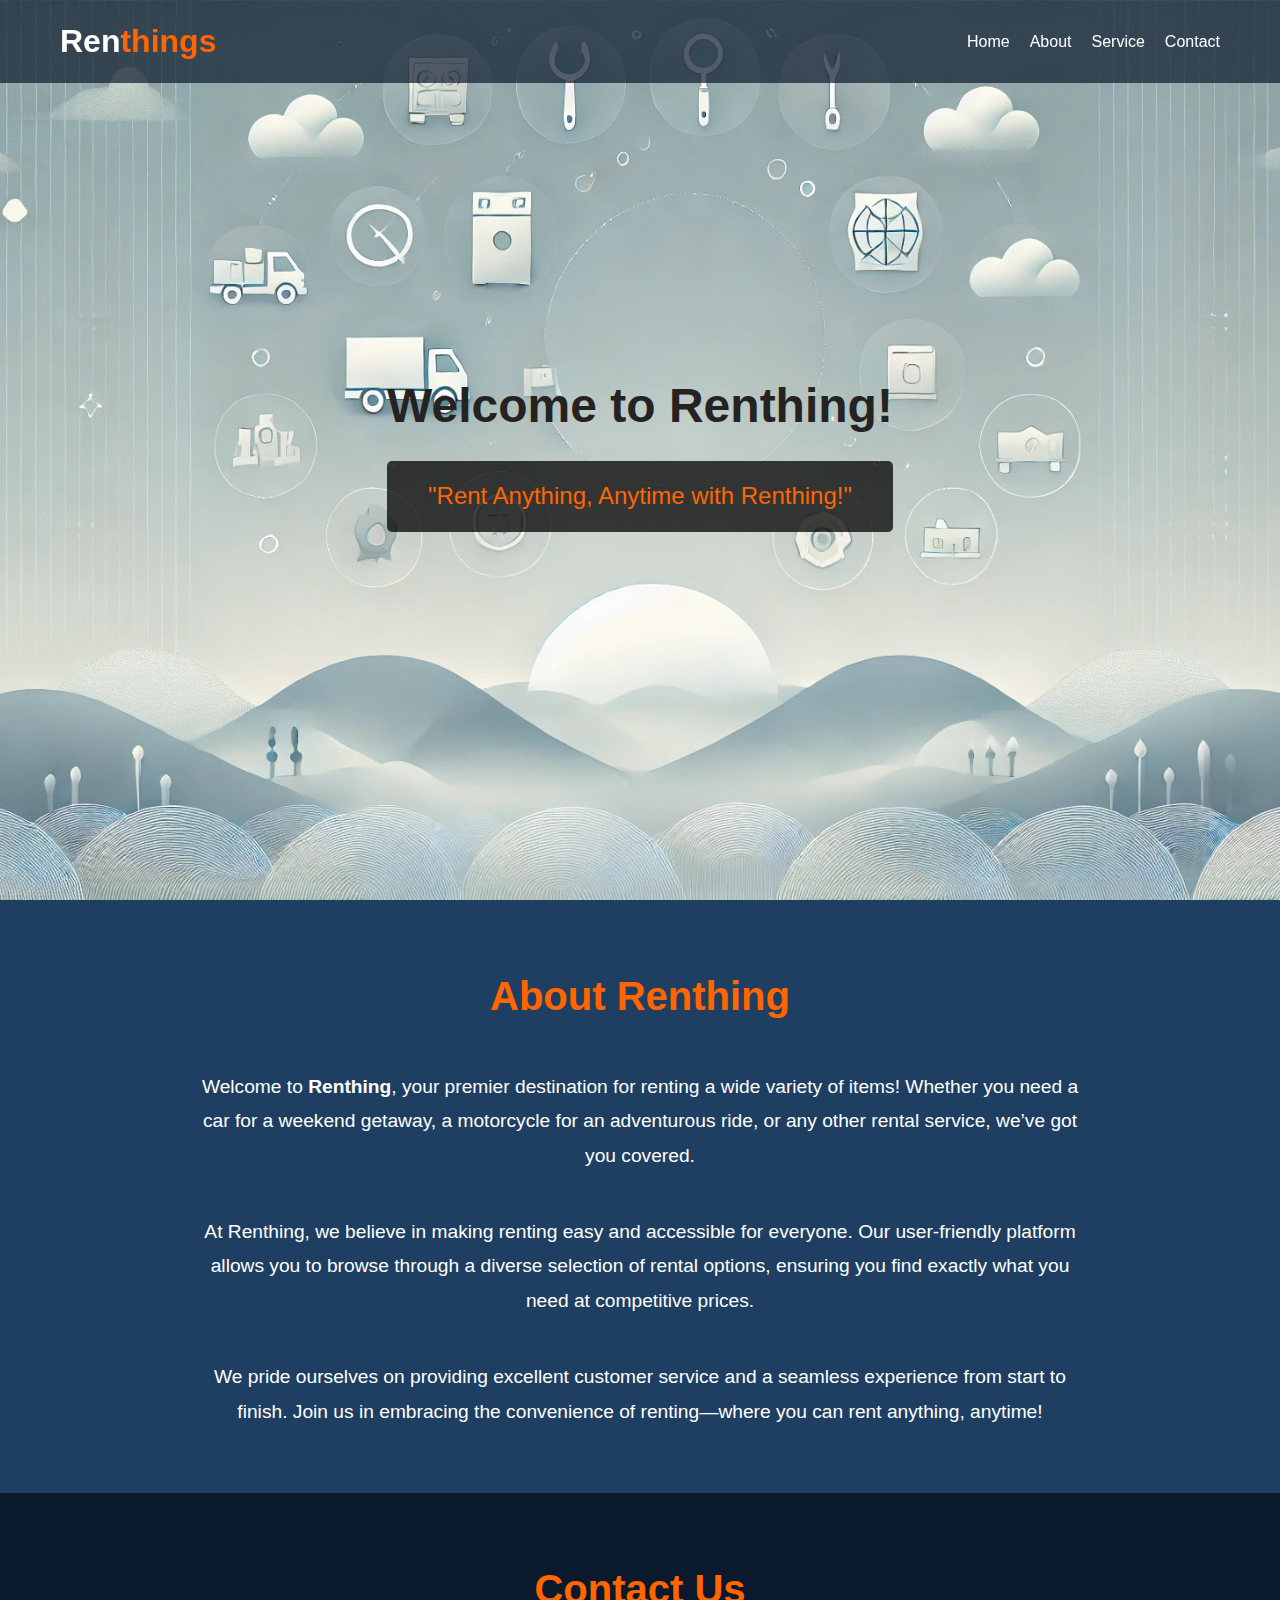
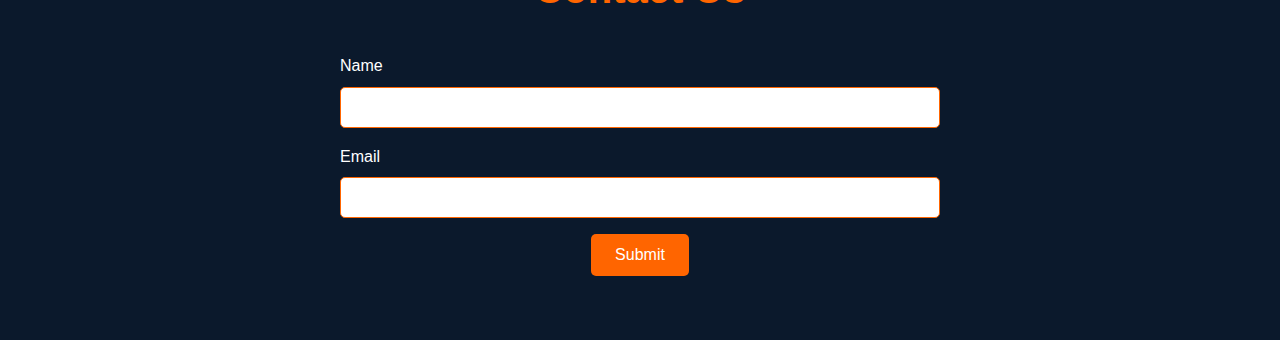
<file: index.html>
<!DOCTYPE html>
<html lang="en">
<head>
    <meta charset="UTF-8">
    <meta name="viewport" content="width=device-width, initial-scale=1.0">
    <link rel="stylesheet" href="style.css">
    <title>Website</title>
</head>
<body>
    <header>
        <nav class="navbar">
            <h1>Ren<span>things</span></h1>
            <button class="toggler" aria-label="Toggle navigation">&#9776;</button>
            <ul class="nav-link">
                <li><a href="#home">Home</a></li>
                <li><a href="#about">About</a></li>
                <li class="dropdown"><a href="#service">Service</a>
                    <ul class="dropdown-content">
                        <li><a href="date.html">Dating site</a></li>
                        <li><a href="car.html">Car Shop site</a></li>
                    </ul>
                </li>
                <li><a href="#contact">Contact</a></li>
            </ul>   
        </nav>
    </header>

    <section class="home" id="home">
        <div class="welcome-mess">
            <h1>Welcome to Renthing!</h1>
            <p>"Rent Anything, Anytime with Renthing!"</p>
        </div>
    </section>

    <section class="about-content" id="about">
        <div class="about-mess">
            <h1>About Renthing</h1>
            <br><p>Welcome to <strong>Renthing</strong>, your premier destination for renting a wide variety of items! Whether you need a car for a weekend getaway, a motorcycle for an adventurous ride, or any other rental service, we’ve got you covered.</p>
            <br><p>At Renthing, we believe in making renting easy and accessible for everyone. Our user-friendly platform allows you to browse through a diverse selection of rental options, ensuring you find exactly what you need at competitive prices.</p>
            <br><p>We pride ourselves on providing excellent customer service and a seamless experience from start to finish. Join us in embracing the convenience of renting—where you can rent anything, anytime!</p>
        </div>
    </section>

    <section class="form-section" id="contact">
        <h1>Contact Us</h1>
        <form id="contactForm">
            <label for="name">Name</label>
            <input type="text" id="name" name="name" required>
            <label for="email">Email</label>
            <input type="email" id="email" name="email" required>
            <button type="submit">Submit</button>
        </form>
    </section>

    <script>
        const toggler = document.querySelector('.toggler');
        const navLinks = document.querySelector('.nav-link');

        toggler.addEventListener('click', () => {
            navLinks.classList.toggle('active');
        });
    </script>
</body>
</html>
</file>
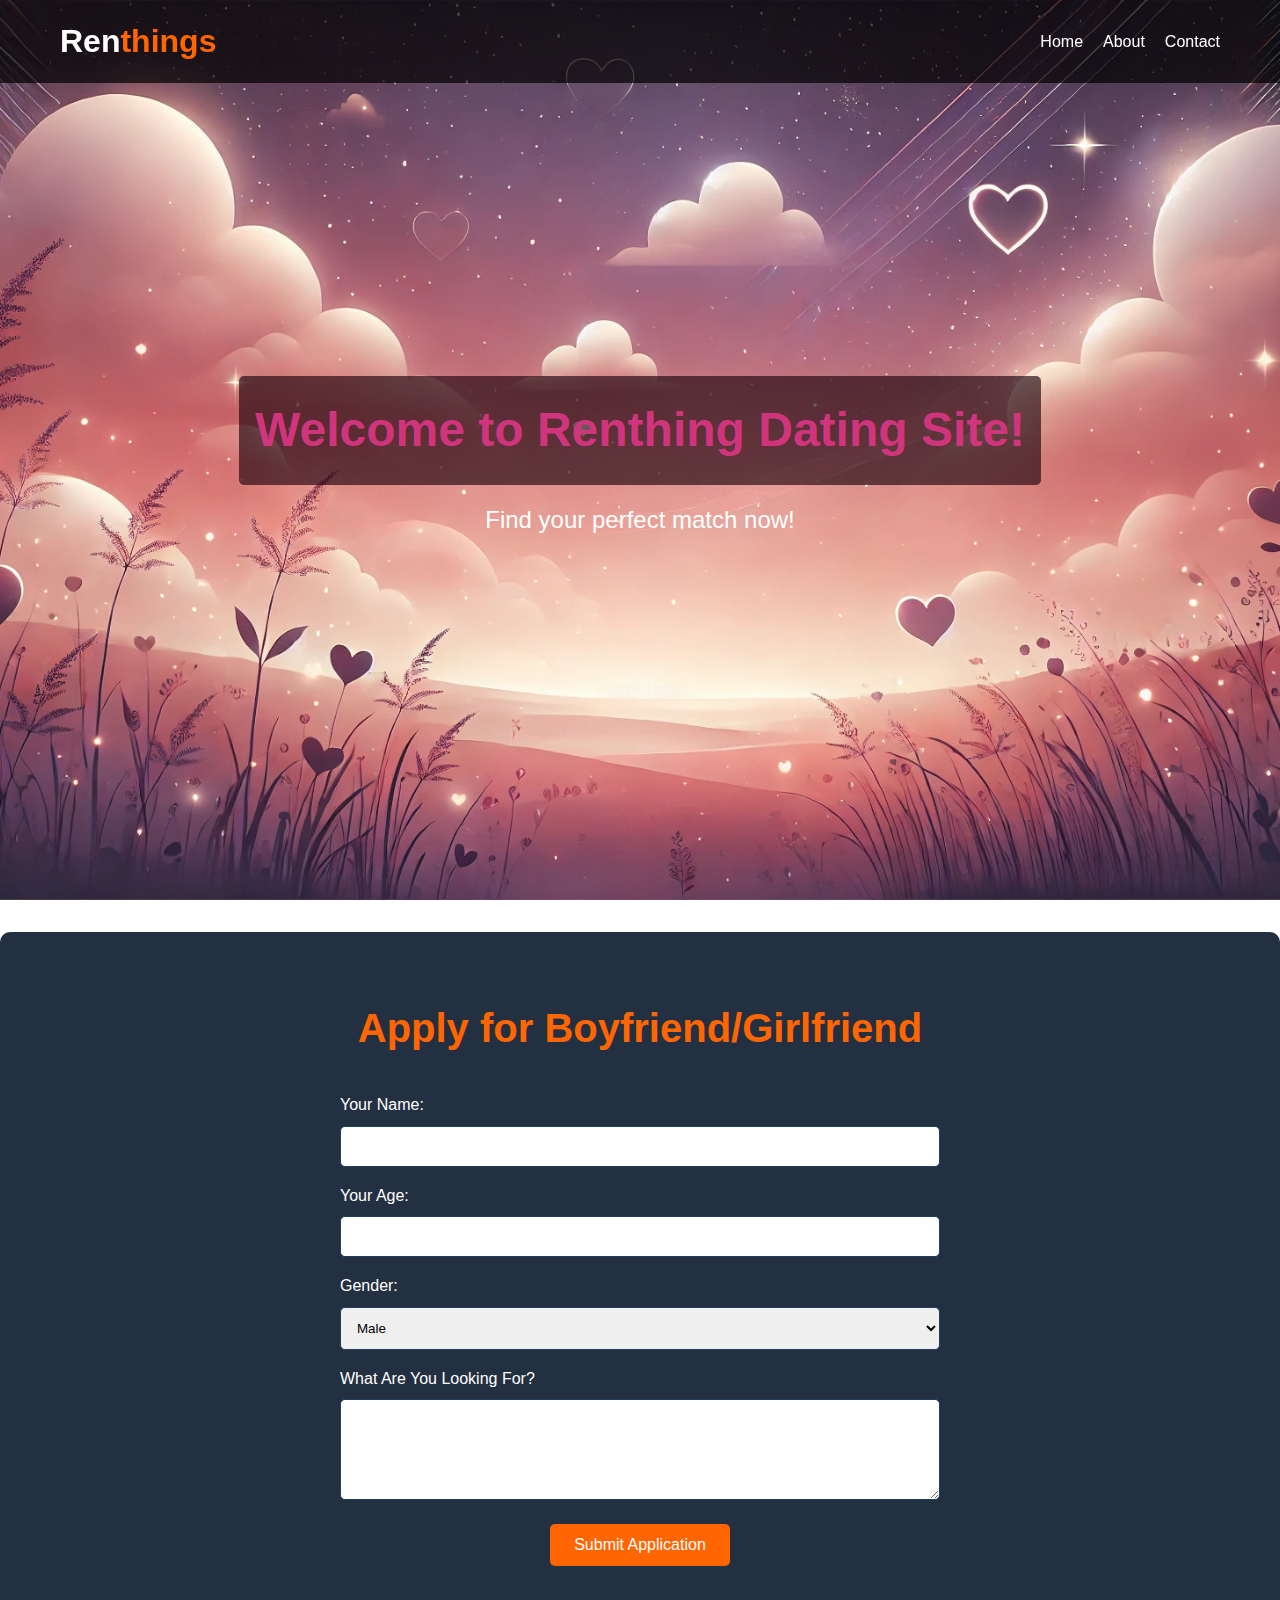
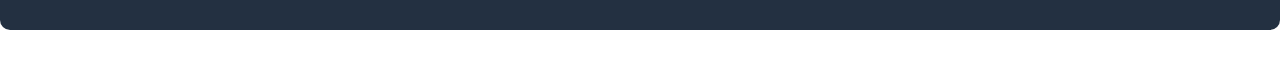
<file: date.html>
<!DOCTYPE html>
<html lang="en">
<head>
    <meta charset="UTF-8">
    <meta name="viewport" content="width=device-width, initial-scale=1.0">
    <link rel="stylesheet" href="date.css">
    <title>Dating Site</title>
</head>
<body>
    <header>
        <nav class="navbar">
            <h1>Ren<span>things</span></h1>
            <button class="toggler" aria-label="Toggle navigation">&#9776;</button>
            <ul class="nav-link">
                <li><a href="index.html#home">Home</a></li>
                <li><a href="index.html#about">About</a></li>
                <li><a href="index.html#contact">Contact</a></li>
            </ul>
        </nav>
    </header>
    
    <section class="home">
        <div class="welcome-mess">
            <h1>Welcome to Renthing Dating Site!</h1>
            <p>Find your perfect match now!</p>
        </div>
    </section>

    <section class="form-section">
        <h1>Apply for Boyfriend/Girlfriend</h1>
        <form id="application-form" action="/submit-application" method="post">
            <label for="name">Your Name:</label>
            <input type="text" id="name" name="name" required>

            <label for="age">Your Age:</label>
            <input type="number" id="age" name="age" required>

            <label for="gender">Gender:</label>
            <select id="gender" name="gender" required>
                <option value="male">Male</option>
                <option value="female">Female</option>
                <option value="other">Other</option>
            </select>

            <label for="requirements">What Are You Looking For?</label>
            <textarea id="requirements" name="requirements" rows="5" required></textarea>

            <button type="submit">Submit Application</button>
        </form>
    </section>

    <script>
        const toggler = document.querySelector('.toggler');
        const navLinks = document.querySelector('.nav-link');

        toggler.addEventListener('click', () => {
            navLinks.classList.toggle('active');
        });
    </script>
</body>
</html>
</file>
<file: style.css>
* {
    margin: 0;
    padding: 0;
    box-sizing: border-box;
}

body {
    font-family: Arial, sans-serif;
    line-height: 1.6;
    background: url('bgr.jpg') no-repeat center center fixed;
    background-size: cover;
    min-height: 100vh;
}

header {
    background-color: rgba(11, 25, 44, 0.7);
    color: rgb(255, 255, 255);
    padding: 1rem 0;
    position: fixed;
    width: 100%;
    top: 0;
    left: 0;
    z-index: 1000;
}

.navbar {
    display: flex;
    justify-content: space-between;
    align-items: center;
    max-width: 1200px;
    margin: 0 auto;
    padding: 0 20px;
}

.navbar h1 span {
    color: rgb(255, 101, 0);
}

.nav-link {
    display: flex;
    list-style: none;
    transition: max-height 0.3s ease;
    overflow: hidden;
}

.nav-link li {
    margin-left: 20px;
}

.nav-link a {
    color: rgb(255, 255, 255);
    text-decoration: none;
    font-size: 1rem;
    transition: color 0.3s;
}

.nav-link a:hover {
    color: rgb(255, 101, 0);
}

.dropdown-content {
    display: none;
    position: absolute;
    background-color: rgba(11, 25, 44, 0.8);
    list-style: none;
    padding: 0.5rem;
}

.dropdown:hover .dropdown-content {
    display: block;
}

.dropdown-content li {
    margin: 10px 0;
}

.dropdown-content a {
    color: rgb(255, 255, 255);
}

.dropdown-content a:hover {
    color: rgb(255, 101, 0);
}

.home {
    display: flex;
    align-items: center;
    justify-content: center;
    height: 100vh;
    text-align: center;
    color: rgb(37, 34, 34);
    animation: customAni 1s ease 0s 1 normal none;
}

@keyframes customAni {
    0% {
      transform: scaleX(0.4);
      transform-origin: 0% 0%;
    }
  
    100% {
      transform: scaleX(1);
      transform-origin: 0% 0%;
    }
  }
  
  

.welcome-mess h1 {
    font-size: 3rem;
    font-weight: 800;
}

.welcome-mess p {
    font-size: 1.5rem;
    margin-top: 1rem;
    background-color: rgba(0, 0, 0, 0.747);
    padding: 1rem;
    border-radius: 5px;
    color: rgb(255, 101, 0);
}

.about-content {
    background-color: rgb(30, 62, 98);
    padding: 4rem 2rem;
    color: rgb(255, 255, 255);
    animation: customAni 1s ease 0s 1 normal none;
}

@keyframes customAni {
    0% {
      transform: scaleX(0.4);
      transform-origin: 100% 100%;
    }
  
    100% {
      transform: scaleX(1);
      transform-origin: 100% 100%;
    }
  }

.about-mess {
    max-width: 900px;
    margin: 0 auto;
    text-align: center;
}

.about-mess h1 {
    font-size: 2.5rem;
    color: rgb(255, 101, 0);
}

.about-mess p {
    margin-top: 1rem;
    line-height: 1.8;
    font-size: 1.2rem;
    color: rgb(255, 255, 255);
}

.form-section {
    background-color: rgb(11, 25, 44);
    padding: 4rem 2rem;
    text-align: center;
    color: rgb(255, 255, 255);
}

.form-section h1 {
    font-size: 2.5rem;
    color: rgb(255, 101, 0);
    margin-bottom: 2rem;
}

form {
    max-width: 600px;
    margin: 0 auto;
}

form label {
    display: block;
    margin-bottom: 0.5rem;
    color: rgb(255, 255, 255);
    text-align: left;
}

form input {
    width: 100%;
    padding: 0.75rem;
    margin-bottom: 1rem;
    border: 1px solid rgb(255, 101, 0);
    border-radius: 5px;
}

button {
    padding: 0.75rem 1.5rem;
    border: none;
    background-color: rgb(255, 101, 0);
    color: rgb(255, 255, 255);
    border-radius: 5px;
    cursor: pointer;
    font-size: 1rem;
    transition: background-color 0.3s;
}

button:hover {
    background-color: rgb(255, 70, 0);
}

.toggler {
    display: none;
    background: none;
    border: none;
    cursor: pointer;
    font-size: 24px;
    color: white;
}

@media (max-width: 768px) {
    .nav-link {
        display: none;
        flex-direction: column;
        width: 100%;
    }

    .nav-link.active {
        display: flex;
    }

    .nav-link li {
        margin: 10px 0;
    }

    .toggler {
        display: block;
    }

    header {
        flex-direction: column;
        align-items: flex-start;
    }
}
</file>
<file: date.css>
* {
    margin: 0;
    padding: 0;
    box-sizing: border-box;
}

body {
    font-family: Arial, sans-serif;
    line-height: 1.6;
    background: url('love.jpg') no-repeat center center fixed; 
    background-size: cover; 
    min-height: 100vh; 
}

header {
    background-color: rgba(0, 0, 0, 0.7);
    color: #fff;
    padding: 1rem 0;
    position: fixed;
    width: 100%;
    top: 0;
    left: 0;
    z-index: 1000;
}

.navbar {
    display: flex;
    justify-content: space-between;
    align-items: center;
    max-width: 1200px;
    margin: 0 auto;
    padding: 0 20px;
}

.navbar h1 span {
    color: rgb(255, 101, 0);
}

.nav-link {
    display: flex;
    list-style: none;
}

.nav-link li {
    margin-left: 20px;
}

.nav-link a {
    color: #fff;
    text-decoration: none;
    font-size: 1rem;
    transition: color 0.3s;
}

.nav-link a:hover {
    color: rgb(255, 101, 0);
}

.home {
    display: flex;
    align-items: center;
    justify-content: center;
    height: 100vh;
    text-align: center;
    color: #fff;
}

.welcome-mess h1 {
    font-size: 3rem;
    font-weight: 800;
    margin-top: 1rem;
    background-color: rgba(32, 6, 15, 0.658);
    color:rgba(212, 53, 128, 0.993);
    padding: 1rem;
    border-radius: 5px;
    animation: myAnim 2s ease 0s 1 normal forwards;
}

@keyframes myAnim {
	0% {
		animation-timing-function: ease-in;
		opacity: 0;
		transform: translateX(-250px);
	}

	38% {
		animation-timing-function: ease-out;
		opacity: 1;
		transform: translateX(0);
	}

	55% {
		animation-timing-function: ease-in;
		transform: translateX(-68px);
	}

	72% {
		animation-timing-function: ease-out;
		transform: translateX(0);
	}

	81% {
		animation-timing-function: ease-in;
		transform: translateX(-28px);
	}

	90% {
		animation-timing-function: ease-out;
		transform: translateX(0);
	}

	95% {
		animation-timing-function: ease-in;
		transform: translateX(-8px);
	}

	100% {
		animation-timing-function: ease-out;
		transform: translateX(0);
	}
}

.welcome-mess p {
    font-size: 1.5rem;
    margin-top: 1rem;
    color: #ffffff;
}

.form-section {
    background-color: rgba(11, 25, 44, 0.9);
    padding: 4rem 2rem;
    text-align: center;
    color: #fff;
    margin: 2rem 0;
    border-radius: 10px; 
}

.form-section h1 {
    font-size: 2.5rem;
    color: rgb(255, 101, 0);
    margin-bottom: 2rem;
}

form {
    max-width: 600px;
    margin: 0 auto;
}

form label {
    display: block;
    margin-bottom: 0.5rem;
    color: #fff;
    text-align: left;
}

form input,
form select,
form textarea {
    width: 100%;
    padding: 0.75rem;
    margin-bottom: 1rem;
    border: 1px solid rgb(30, 62, 98);
    border-radius: 5px;
}

button {
    padding: 0.75rem 1.5rem;
    border: none;
    background-color: rgb(255, 101, 0);
    color: #fff;
    border-radius: 5px;
    cursor: pointer;
    font-size: 1rem;
    transition: background-color 0.3s;
}

button:hover {
    background-color: rgb(255, 126, 20);
}

.toggler {
    display: none; 
    background: none;
    border: none;
    cursor: pointer;
    font-size: 24px;
    color: white;
}

@media (max-width: 768px) {
    .nav-link {
        display: none; 
        flex-direction: column;
        width: 100%;
    }

    .nav-link.active {
        display: flex;
    }

    .nav-link li {
        margin: 10px 0;
    }

    .toggler {
        display: block;
    }

    header {
        flex-direction: column;
        align-items: flex-start;
        text-align: justify;
    }
}
</file>
